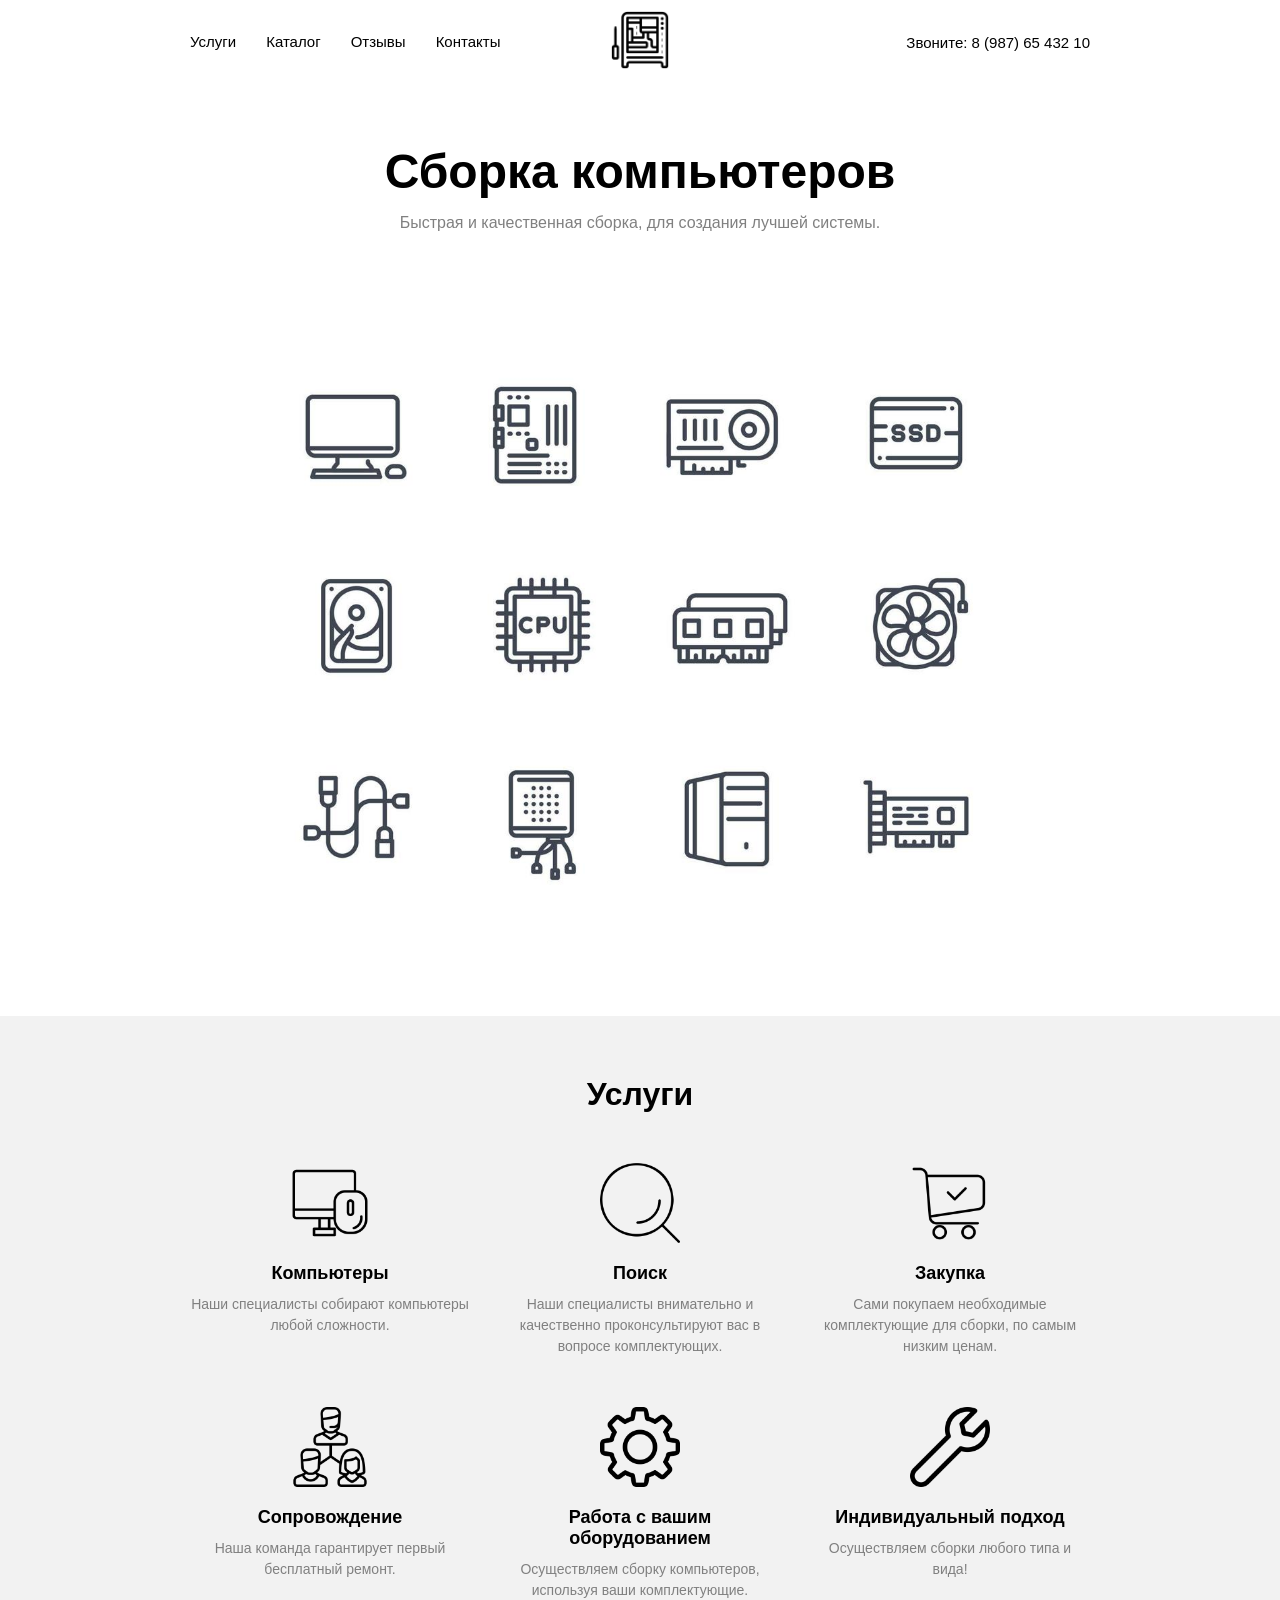
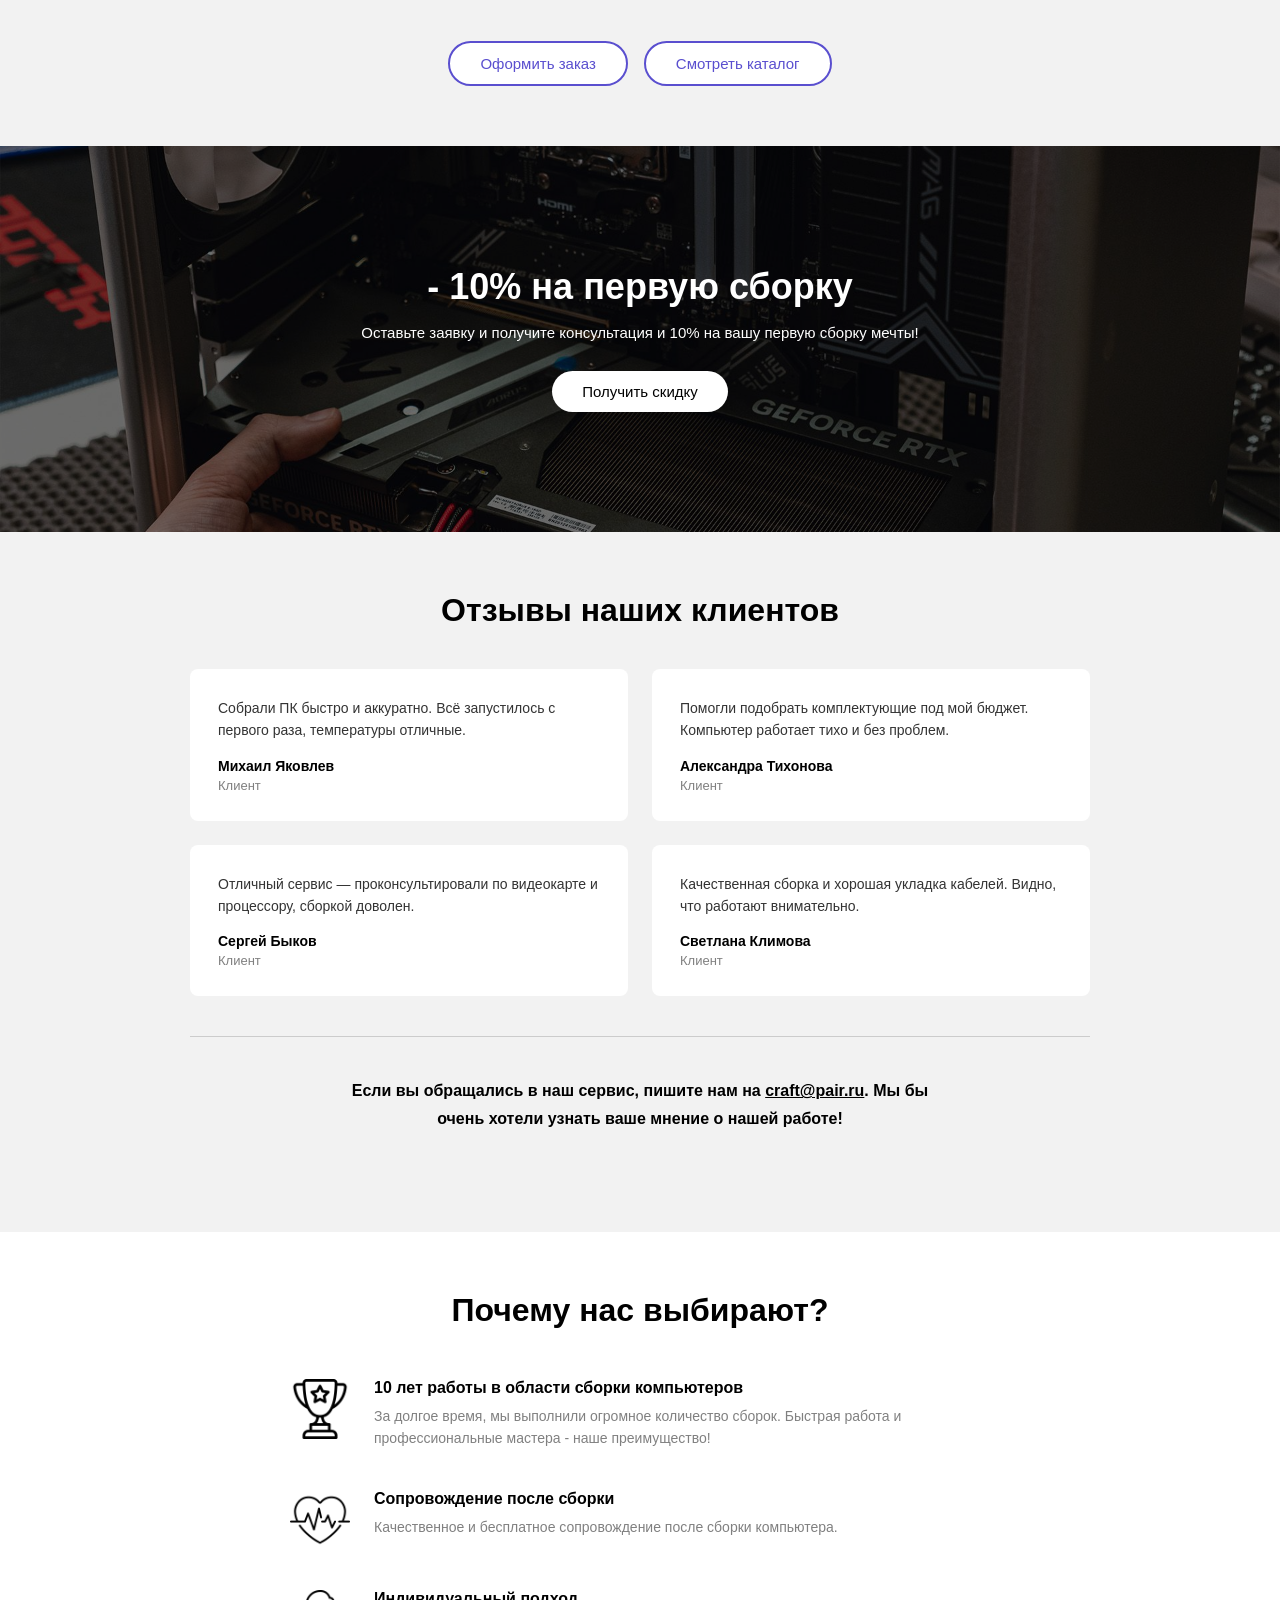
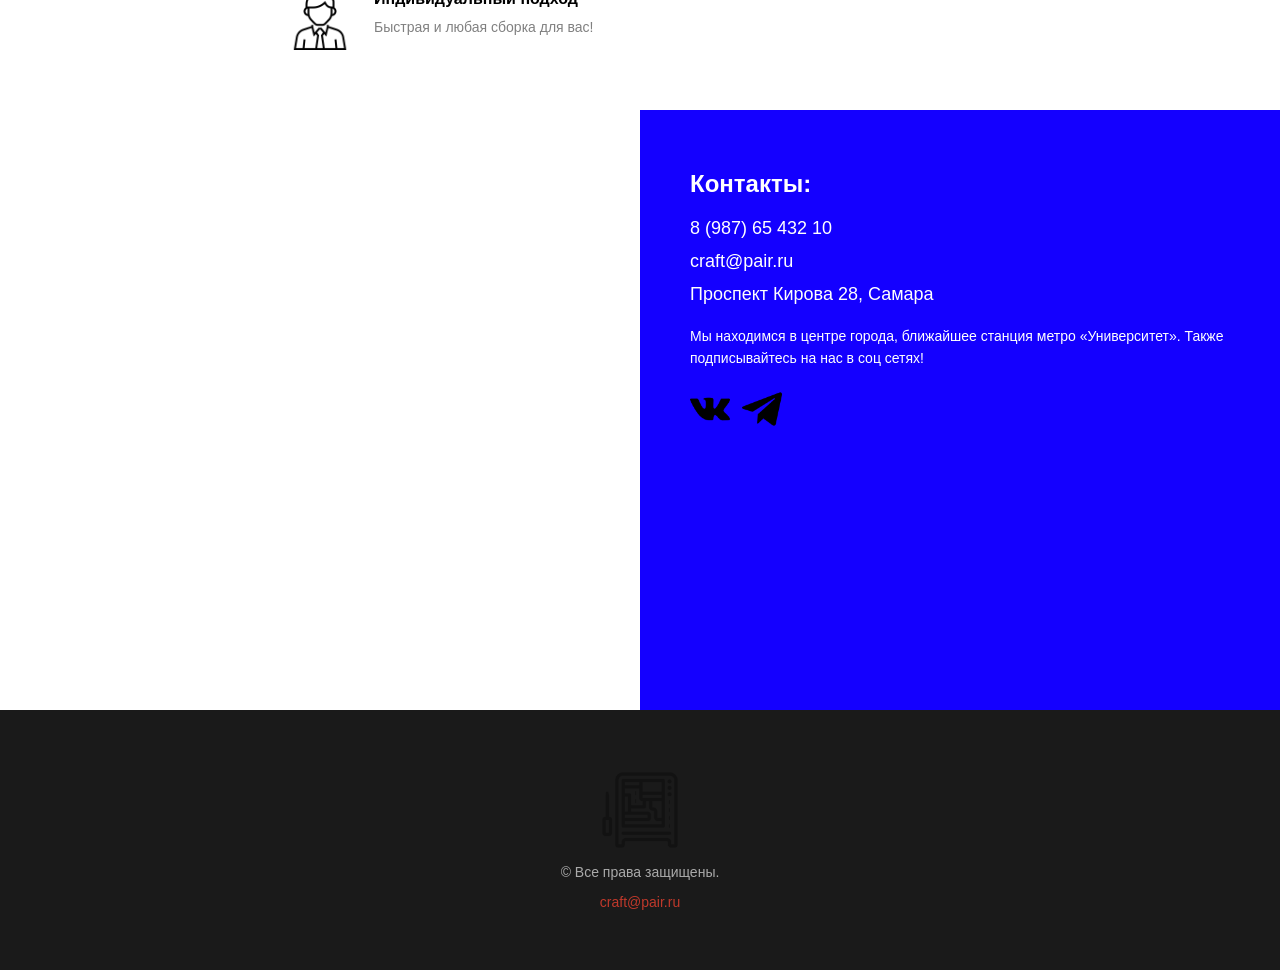
<file: index.html>
<!DOCTYPE html>
<html lang="ru">
<head>
    <meta charset="UTF-8">
    <meta name="viewport" content="width=device-width, initial-scale=1.0">
    <title>Сборка компьютеров</title>
    <link rel="stylesheet" href="style.css">
</head>
<body>
    <header>
    <nav>
      <ul class="nav-links">
        <li><a href="#services">Услуги</a></li>
        <li><a href="catalog.html">Каталог</a></li>
        <li><a href="#reviews">Отзывы</a></li>
        <li><a href="#contacts">Контакты</a></li>
      </ul>
 
      <div class="logo">
        <img src="logo.png" alt="Логотип">
      </div>
 
      <p class="phone">Звоните: 8 (987) 65 432 10</p>
    </nav>
  </header>
 
  <main>
    <h1 class="fade-in">Сборка компьютеров</h1>
    <p class="subtitle fade-in">Быстрая и качественная сборка, для создания лучшей системы.</p>
 
    <img src="list.jpg" alt="Комплектующие" class="icons-image">
  </main>

  <section class="services" id="services">
    <h2>Услуги</h2>
 
    <div class="services-grid">
 
      <div class="service-item">
        <img src="pc.png" alt="Компьютеры">
        <h3>Компьютеры</h3>
        <p>Наши специалисты собирают компьютеры любой сложности.</p>
      </div>
 
      <div class="service-item">
        <img src="loop.png" alt="Поиск">
        <h3>Поиск</h3>
        <p>Наши специалисты внимательно и качественно проконсультируют вас в вопросе комплектующих.</p>
      </div>
 
      <div class="service-item">
        <img src="byuing.png" alt="Закупка">
        <h3>Закупка</h3>
        <p>Сами покупаем необходимые комплектующие для сборки, по самым низким ценам.</p>
      </div>
 
      <div class="service-item">
        <img src="community.png" alt="Сопровождение">
        <h3>Сопровождение</h3>
        <p>Наша команда гарантирует первый бесплатный ремонт.</p>
      </div>
 
      <div class="service-item">
        <img src="gear.png" alt="Работа с вашим оборудованием">
        <h3>Работа с вашим оборудованием</h3>
        <p>Осуществляем сборку компьютеров, используя ваши комплектующие.</p>
      </div>
 
      <div class="service-item">
        <img src="wrench.png" alt="Индивидуальный подход">
        <h3>Индивидуальный подход</h3>
        <p>Осуществляем сборки любого типа и вида!</p>
      </div>
 
    </div>
    <div class="services-buttons">
      <a href="order.html" class="order-btn">Оформить заказ</a>
      <a href="catalog.html" class="order-btn">Смотреть каталог</a>
    </div>
  </section>

  <section class="discount-banner">
    <h2>- 10% на первую сборку</h2>
    <p>Оставьте заявку и получите консультация и 10% на вашу первую сборку мечты!</p>
    <a href="order.html" class="discount-btn">Получить скидку</a>
  </section>

  <section class="reviews" id="reviews">
    <h2>Отзывы наших клиентов</h2>
 
    <div class="reviews-grid">
 
      <div class="review-card">
        <p class="review-text">Собрали ПК быстро и аккуратно. Всё запустилось с первого раза, температуры отличные.</p>
        <p class="review-name">Михаил Яковлев</p>
        <p class="review-role">Клиент</p>
      </div>
 
      <div class="review-card">
        <p class="review-text">Помогли подобрать комплектующие под мой бюджет. Компьютер работает тихо и без проблем.</p>
        <p class="review-name">Александра Тихонова</p>
        <p class="review-role">Клиент</p>
      </div>
 
      <div class="review-card">
        <p class="review-text">Отличный сервис — проконсультировали по видеокарте и процессору, сборкой доволен.</p>
        <p class="review-name">Сергей Быков</p>
        <p class="review-role">Клиент</p>
      </div>
 
      <div class="review-card">
        <p class="review-text">Качественная сборка и хорошая укладка кабелей. Видно, что работают внимательно.</p>
        <p class="review-name">Светлана Климова</p>
        <p class="review-role">Клиент</p>
      </div>
    </div>

    <hr class="reviews-line">
 
    <p class="reviews-email-text">
      Если вы обращались в наш сервис, пишите нам на <a href="mailto:craft@pair.ru">craft@pair.ru</a>. Мы бы очень хотели узнать ваше мнение о нашей работе!
    </p>

  </section>

  <section class="why-us">
    <h2>Почему нас выбирают?</h2>
 
    <div class="why-list">
 
      <div class="why-item">
        <img src="cup.png" alt="Опыт">
        <div>
          <h3>10 лет работы в области сборки компьютеров</h3>
          <p>За долгое время, мы выполнили огромное количество сборок. Быстрая работа и профессиональные мастера - наше преимущество!</p>
        </div>
      </div>
 
      <div class="why-item">
        <img src="heart.png" alt="Сопровождение">
        <div>
          <h3>Сопровождение после сборки</h3>
          <p>Качественное и бесплатное сопровождение после сборки компьютера.</p>
        </div>
      </div>
 
      <div class="why-item">
        <img src="person.png" alt="Подход">
        <div>
          <h3>Индивидуальный подход</h3>
          <p>Быстрая и любая сборка для вас!</p>
        </div>
      </div>
 
    </div>
  </section>

  <section class="contacts" id="contacts">
 
    <iframe
      class="contacts-map"
      src="https://yandex.ru/map-widget/v1/?ll=50.276476%2C53.208172&mode=whatshere&whatshere%5Bpoint%5D=50.274668%2C53.208038&whatshere%5Bzoom%5D=17&z=18.37"
      allowfullscreen="true">
    </iframe>
    
    <div class="contacts-info">
      <h2>Контакты:</h2>
      <p>8 (987) 65 432 10</p>
      <p>craft@pair.ru</p>
      <p>Проспект Кирова 28, Самара</p>
      <p class="contacts-note">Мы находимся в центре города, ближайшее станция метро «Университет». Также подписывайтесь на нас в соц сетях!</p>
      <div class="social-links">
        <a href="#"><img src="vk.png" alt="ВКонтакте"></a>
        <a href="#"><img src="telegram.png" alt="Telegram"></a>
      </div>
    </div>
 
  </section>

  <footer>
    <img src="logo.png" alt="Логотип">
    <p>© Все права защищены.</p>
    <a href="mailto:craft@pair.ru">craft@pair.ru</a>
  </footer>

  <script>
    window.addEventListener("load", function () {
      const elements = document.querySelectorAll(".fade-in");
      elements.forEach(function (el, index) {
        setTimeout(function () {
          el.classList.add("show");
        }, 200 * (index + 1));
      });
    });
  </script>

</body>
</html>
</file>
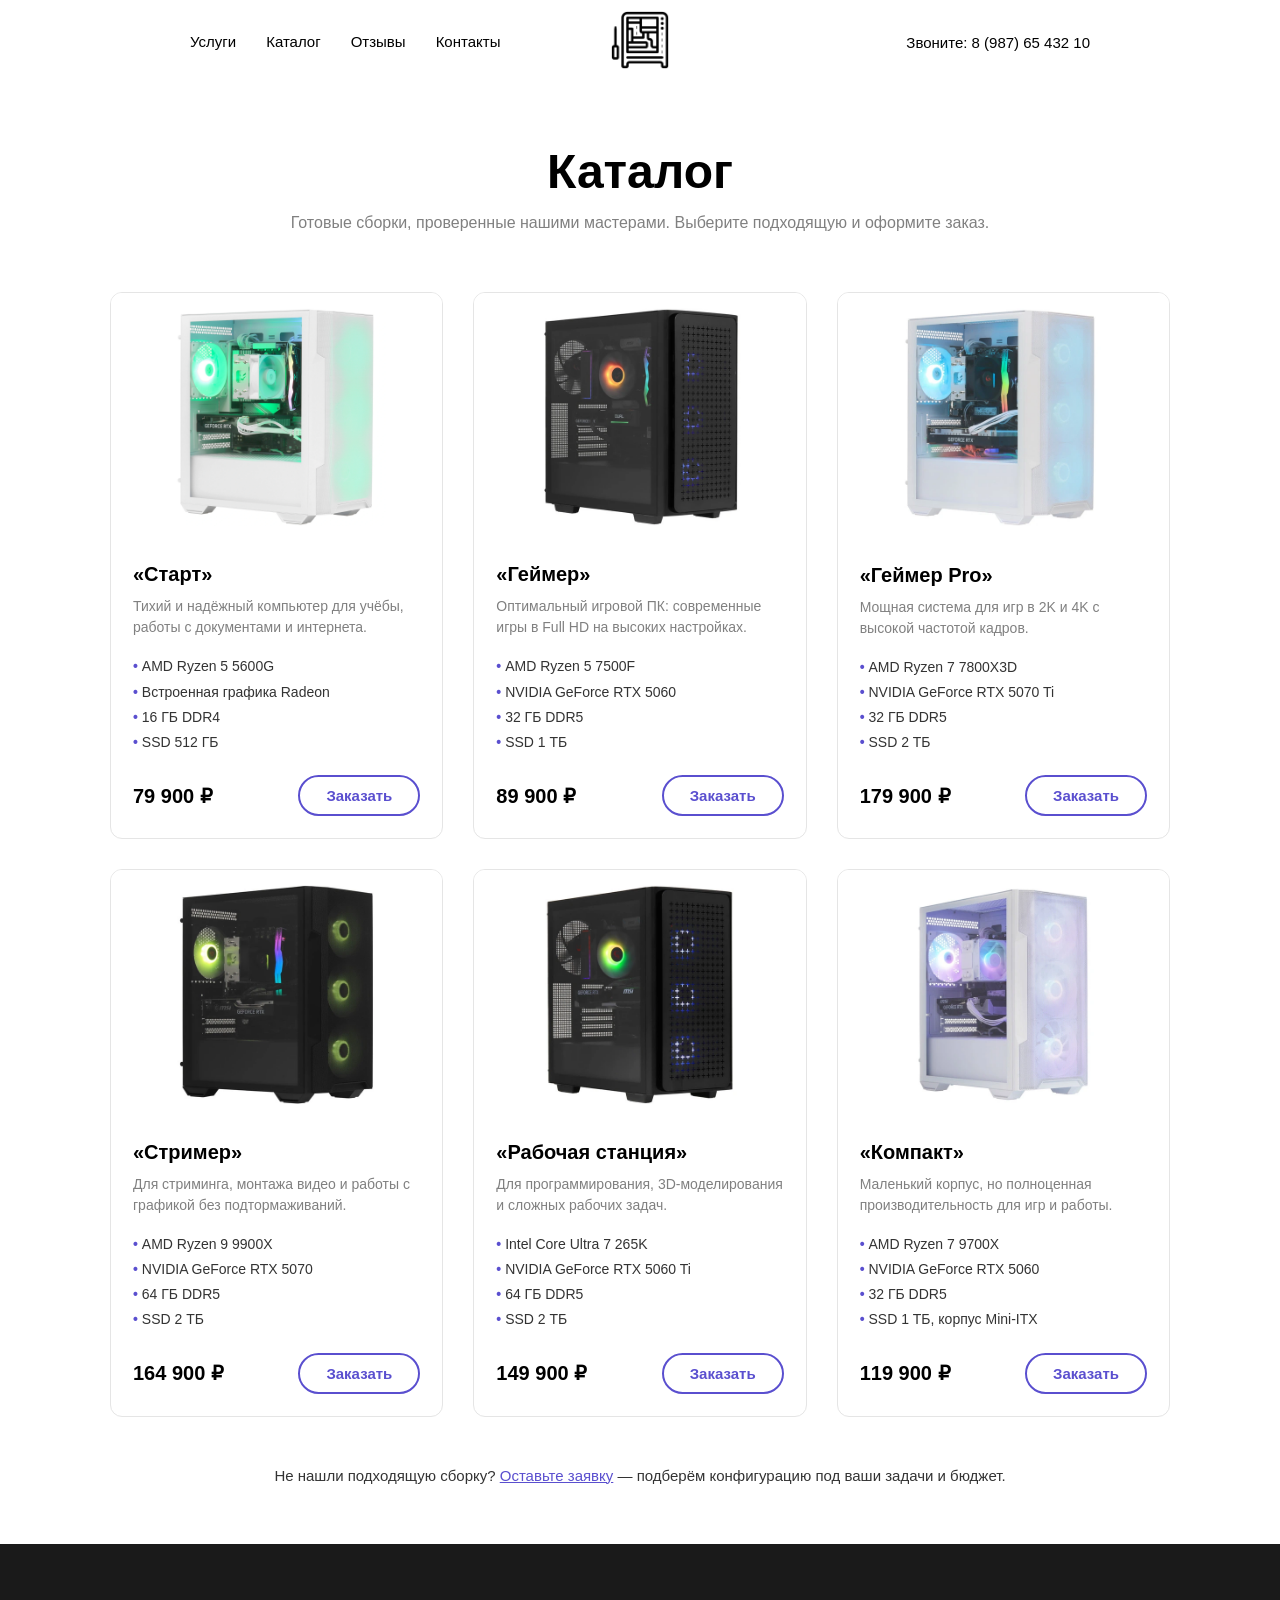
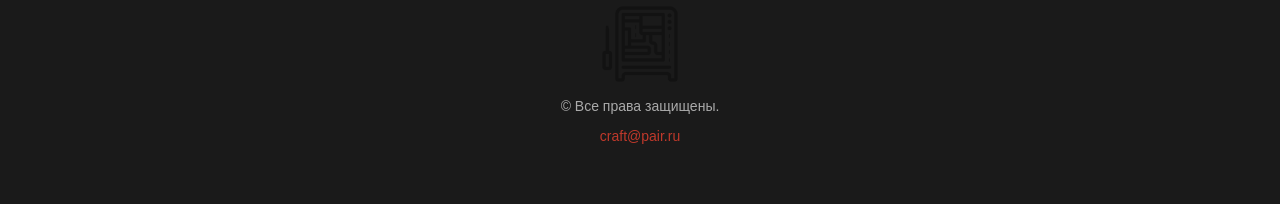
<file: catalog.html>
<!DOCTYPE html>
<html lang="ru">
<head>
    <meta charset="UTF-8">
    <meta name="viewport" content="width=device-width, initial-scale=1.0">
    <title>Каталог готовых компьютеров</title>
    <link rel="stylesheet" href="style.css">
</head>
<body>
    <header>
    <nav>
      <ul class="nav-links">
        <li><a href="index.html#services">Услуги</a></li>
        <li><a href="catalog.html">Каталог</a></li>
        <li><a href="index.html#reviews">Отзывы</a></li>
        <li><a href="index.html#contacts">Контакты</a></li>
      </ul>
 
      <div class="logo">
        <a href="index.html"><img src="logo.png" alt="Логотип"></a>
      </div>
 
      <p class="phone">Звоните: 8 (987) 65 432 10</p>
    </nav>
  </header>
 
  <main class="catalog-page">
    <h1 class="fade-in">Каталог</h1>
    <p class="subtitle fade-in">Готовые сборки, проверенные нашими мастерами. Выберите подходящую и оформите заказ.</p>
 
    <div class="catalog-grid">
 
      <div class="catalog-card">
        <img src="PC/pc1.jpg" alt="ПК «Старт»" class="catalog-img">
        <div class="catalog-body">
          <h3 class="catalog-name">«Старт»</h3>
          <p class="catalog-desc">Тихий и надёжный компьютер для учёбы, работы с документами и интернета.</p>
          <ul class="catalog-specs">
            <li>AMD Ryzen 5 5600G</li>
            <li>Встроенная графика Radeon</li>
            <li>16 ГБ DDR4</li>
            <li>SSD 512 ГБ</li>
          </ul>
          <div class="catalog-bottom">
            <p class="catalog-price">79 900 ₽</p>
            <a href="order.html?pc=Старт&type=Рабочий+ПК" class="catalog-btn">Заказать</a>
          </div>
        </div>
      </div>
 
      <div class="catalog-card">
        <img src="PC/pc2.webp" alt="ПК «Геймер»" class="catalog-img">
        <div class="catalog-body">
          <h3 class="catalog-name">«Геймер»</h3>
          <p class="catalog-desc">Оптимальный игровой ПК: современные игры в Full HD на высоких настройках.</p>
          <ul class="catalog-specs">
            <li>AMD Ryzen 5 7500F</li>
            <li>NVIDIA GeForce RTX 5060</li>
            <li>32 ГБ DDR5</li>
            <li>SSD 1 ТБ</li>
          </ul>
          <div class="catalog-bottom">
            <p class="catalog-price">89 900 ₽</p>
            <a href="order.html?pc=Геймер&type=Игровой+ПК" class="catalog-btn">Заказать</a>
          </div>
        </div>
      </div>
 
      <div class="catalog-card">
        <img src="PC/pc3.webp" alt="ПК «Геймер Pro»" class="catalog-img">
        <div class="catalog-body">
          <h3 class="catalog-name">«Геймер Pro»</h3>
          <p class="catalog-desc">Мощная система для игр в 2K и 4K с высокой частотой кадров.</p>
          <ul class="catalog-specs">
            <li>AMD Ryzen 7 7800X3D</li>
            <li>NVIDIA GeForce RTX 5070 Ti</li>
            <li>32 ГБ DDR5</li>
            <li>SSD 2 ТБ</li>
          </ul>
          <div class="catalog-bottom">
            <p class="catalog-price">179 900 ₽</p>
            <a href="order.html?pc=Геймер+Pro&type=Игровой+ПК" class="catalog-btn">Заказать</a>
          </div>
        </div>
      </div>
 
      <div class="catalog-card">
        <img src="PC/pc4.webp" alt="ПК «Стример»" class="catalog-img">
        <div class="catalog-body">
          <h3 class="catalog-name">«Стример»</h3>
          <p class="catalog-desc">Для стриминга, монтажа видео и работы с графикой без подтормаживаний.</p>
          <ul class="catalog-specs">
            <li>AMD Ryzen 9 9900X</li>
            <li>NVIDIA GeForce RTX 5070</li>
            <li>64 ГБ DDR5</li>
            <li>SSD 2 ТБ</li>
          </ul>
          <div class="catalog-bottom">
            <p class="catalog-price">164 900 ₽</p>
            <a href="order.html?pc=Стример&type=Стриминг/Монтаж" class="catalog-btn">Заказать</a>
          </div>
        </div>
      </div>
 
      <div class="catalog-card">
        <img src="PC/pc5.webp" alt="ПК «Рабочая станция»" class="catalog-img">
        <div class="catalog-body">
          <h3 class="catalog-name">«Рабочая станция»</h3>
          <p class="catalog-desc">Для программирования, 3D-моделирования и сложных рабочих задач.</p>
          <ul class="catalog-specs">
            <li>Intel Core Ultra 7 265K</li>
            <li>NVIDIA GeForce RTX 5060 Ti</li>
            <li>64 ГБ DDR5</li>
            <li>SSD 2 ТБ</li>
          </ul>
          <div class="catalog-bottom">
            <p class="catalog-price">149 900 ₽</p>
            <a href="order.html?pc=Рабочая+станция&type=Рабочий+ПК" class="catalog-btn">Заказать</a>
          </div>
        </div>
      </div>
 
      <div class="catalog-card">
        <img src="PC/pc6.webp" alt="ПК «Компакт»" class="catalog-img">
        <div class="catalog-body">
          <h3 class="catalog-name">«Компакт»</h3>
          <p class="catalog-desc">Маленький корпус, но полноценная производительность для игр и работы.</p>
          <ul class="catalog-specs">
            <li>AMD Ryzen 7 9700X</li>
            <li>NVIDIA GeForce RTX 5060</li>
            <li>32 ГБ DDR5</li>
            <li>SSD 1 ТБ, корпус Mini-ITX</li>
          </ul>
          <div class="catalog-bottom">
            <p class="catalog-price">119 900 ₽</p>
            <a href="order.html?pc=Компакт&type=Игровой+ПК" class="catalog-btn">Заказать</a>
          </div>
        </div>
      </div>
 
    </div>
 
    <p class="catalog-note">Не нашли подходящую сборку? <a href="order.html?type=Своя+конфигурация">Оставьте заявку</a> — подберём конфигурацию под ваши задачи и бюджет.</p>
  </main>
 
  <footer>
    <img src="logo.png" alt="Логотип">
    <p>© Все права защищены.</p>
    <a href="mailto:craft@pair.ru">craft@pair.ru</a>
  </footer>
 
  <script>
    window.addEventListener("load", function () {
      const elements = document.querySelectorAll(".fade-in");
      elements.forEach(function (el, index) {
        setTimeout(function () {
          el.classList.add("show");
        }, 200 * (index + 1));
      });
    });
  </script>
 
</body>
</html>
</file>
<file: style.css>
* {
  margin: 0;
  padding: 0;
  box-sizing: border-box;
}

/* Плавное появление заголовка и подзаголовка */
.fade-in {
  opacity: 0;
  transform: translateY(20px);
  transition: opacity 1.2s ease, transform 1.2s ease;
}

.fade-in.show {
  opacity: 1;
  transform: translateY(0);
}

body {
  font-family: Arial, sans-serif;
}
 
/* Шапка */
header {
  padding: 10px 40px;
}
 
nav {
  display: flex;
  align-items: center;
  justify-content: space-between;
  max-width: 900px;
  margin: 0 auto;
}
 
.nav-links {
  list-style: none;
  display: flex;
  gap: 30px;
  flex: 1; 
}
 
.nav-links a {
  text-decoration: none;
  color: black;
  font-size: 15px;
}
 
.logo img {
  width: 60px;
}
 
.phone {
  font-size: 15px;
  flex: 1;             
  text-align: right;
}
 
/* Главная секция */
main {
  text-align: center;
  padding: 60px 20px;
}
 
h1 {
  font-size: 48px;
  margin-bottom: 15px;
}
 
.subtitle {
  font-size: 16px;
  color: gray;
  margin-bottom: 60px;
}
 
.icons-image {
  max-width: 800px;
  width: 100%;
}

/* Секция услуг */
.services {
  background-color: #f2f2f2;
  padding: 60px 40px;
  text-align: center;
}
 
.services h2 {
  font-size: 32px;
  margin-bottom: 50px;
}
 
.services-grid {
  display: grid;
  grid-template-columns: repeat(3, 1fr);
  gap: 50px 30px;
  max-width: 900px;
  margin: 0 auto;
}
 
.service-item img {
  width: 80px;
  height: 80px;
  margin-bottom: 16px;
}
 
.service-item h3 {
  font-size: 18px;
  margin-bottom: 10px;
}
 
.service-item p {
  font-size: 14px;
  color: gray;
  line-height: 1.5;
}
 
.icons-image {
  max-width: 800px;
  width: 100%;
}

/* Кнопка "Оформить заказ" */
.order-btn {
  margin-top: 40px;
  padding: 12px 30px;
  font-size: 15px;
  background: white;
  color: #5a4fcf;
  border: 2px solid #5a4fcf;
  border-radius: 30px;
  cursor: pointer;
  text-decoration: none;
  display: inline-block;
}

/* Кнопки под блоком услуг */
.services-buttons {
  display: flex;
  justify-content: center;
  flex-wrap: wrap;
  gap: 16px;
}

/* Баннер со скидкой */
.discount-banner {
  background-image: url("banner.jpg");
  background-size: cover;
  background-position: center;
  text-align: center;
  padding: 120px 20px;
  position: relative;
}
 
.discount-banner::before {
  content: "";
  position: absolute;
  top: 0;
  left: 0;
  width: 100%;
  height: 100%;
  background-color: rgba(0, 0, 0, 0.55);
}
 
.discount-banner h2,
.discount-banner p {
  position: relative;
  color: white;
  z-index: 1;
}
 
.discount-banner h2 {
  font-size: 36px;
  margin-bottom: 16px;
}
 
.discount-banner p {
  font-size: 15px;
  margin-bottom: 30px;
}
 
.discount-btn {
  padding: 12px 30px;
  font-size: 15px;
  background: white;
  color: black;
  border: none;
  border-radius: 30px;
  cursor: pointer;
  text-decoration: none;
  display: inline-block;
  position: relative;   
  z-index: 1;           
}

/* Секция отзывов */
.reviews {
  background-color: #f2f2f2;
  padding: 60px 40px;
  text-align: center;
}
 
.reviews h2 {
  font-size: 32px;
  margin-bottom: 40px;
}
 
.reviews-grid {
  display: grid;
  grid-template-columns: repeat(2, 1fr);
  gap: 24px;
  max-width: 900px;
  margin: 0 auto;
}
 
.review-card {
  background: white;
  border-radius: 8px;
  padding: 28px;
  text-align: left;
}
 
.review-text {
  font-size: 14px;
  line-height: 1.6;
  color: #333;
  margin-bottom: 16px;
}
 
.review-tail {
  width: 16px;
  height: 16px;
  background: white;
  margin-bottom: 20px;
}
 
.review-name {
  font-size: 14px;
  font-weight: bold;
  margin-bottom: 4px;
}
 
.review-role {
  font-size: 13px;
  color: gray;
}

.reviews-line {
  border: none;
  border-top: 1px solid #ccc;
  max-width: 900px;
  margin: 40px auto;
}
 
.reviews-email-text {
  font-size: 16px;
  font-weight: bold;
  text-align: center;
  max-width: 600px;
  margin: 0 auto 40px;
  line-height: 1.7;
}
 
.reviews-email-text a {
  color: black;
}

/* Секция "Почему нас выбирают" */
.why-us {
  background: white;
  padding: 60px 40px;
  text-align: center;
}
 
.why-us h2 {
  font-size: 32px;
  margin-bottom: 50px;
}
 
.why-list {
  display: flex;
  flex-direction: column;
  gap: 40px;
  max-width: 700px;
  margin: 0 auto;
}
 
.why-item {
  display: flex;
  align-items: flex-start;
  gap: 24px;
  text-align: left;
}
 
.why-item img {
  width: 60px;
  height: 60px;
  flex-shrink: 0;
}
 
.why-item h3 {
  font-size: 16px;
  margin-bottom: 8px;
}
 
.why-item p {
  font-size: 14px;
  color: gray;
  line-height: 1.6;
}

/* Секция контактов */
.contacts {
  display: flex;
  height: 600px;
}
 
.contacts-map {
  width: 50%;
  height: 100%;
  border: none;
}
 
.contacts-info {
  width: 50%;
  background-color: #1400ff;
  color: white;
  padding: 60px 50px;
  display: flex;
  flex-direction: column;
  gap: 12px;
}
 
.contacts-info h2 {
  font-size: 24px;
  margin-bottom: 8px;
}
 
.contacts-info p {
  font-size: 18px;
}
 
.contacts-note {
  font-size: 14px !important;
  margin-top: 8px;
  line-height: 1.6;
}
 
.social-links {
  display: flex;
  gap: 12px;
  margin-top: 8px;
}
 
.social-links img {
  width: 40px;
  height: 40px;
}

/* Футер */
footer {
  background-color: #1a1a1a;
  text-align: center;
  padding: 60px 20px;
  display: flex;
  flex-direction: column;
  align-items: center;
  gap: 14px;
}
 
footer img {
  width: 80px;
  opacity: 0.3;
}
 
footer p {
  color: #aaa;
  font-size: 14px;
}
 
footer a {
  color: #c0392b;
  font-size: 14px;
  text-decoration: none;
}

/* Страница оформления заказа */
.order-page {
  max-width: 800px;
  margin: 0 auto;
  padding: 40px 20px 80px;
  text-align: left;
}

.order-form {
  display: flex;
  flex-direction: column;
}

.order-label {
  font-size: 16px;
  color: #333;
  margin-bottom: 18px;
}

.order-input {
  border: none;
  border-bottom: 1px solid #333;
  padding: 8px 0;
  font-size: 16px;
  margin-bottom: 40px;
  outline: none;
  background: transparent;
}

.order-input:focus {
  border-bottom: 1px solid #5a4fcf;
}

.order-variants-title {
  font-size: 16px;
  color: #333;
  margin-bottom: 16px;
}

.order-variants {
  display: flex;
  flex-direction: column;
  gap: 12px;
  margin-bottom: 40px;
}

.radio-row {
  display: flex;
  align-items: center;
  gap: 10px;
  font-size: 14px;
  color: #333;
  cursor: pointer;
}

.radio-row input[type="radio"] {
  width: 16px;
  height: 16px;
  cursor: pointer;
  accent-color: #5a4fcf;
}

.order-submit-btn {
  align-self: center;
  margin-top: 20px;
  padding: 12px 40px;
  font-size: 15px;
  font-weight: bold;
  background: white;
  color: #5a4fcf;
  border: 2px solid #5a4fcf;
  border-radius: 30px;
  cursor: pointer;
  transition: background 0.2s, color 0.2s;
}

.order-submit-btn:hover {
  background: #5a4fcf;
  color: white;
}

/* Pop-up окно */
.popup-overlay {
  position: fixed;
  top: 0;
  left: 0;
  width: 100%;
  height: 100%;
  background-color: rgba(0, 0, 0, 0.55);
  display: flex;
  align-items: center;
  justify-content: center;
  opacity: 0;
  visibility: hidden;
  transition: opacity 0.3s ease, visibility 0.3s ease;
  z-index: 1000;
}

.popup-overlay.show {
  opacity: 1;
  visibility: visible;
}

.popup-window {
  background: white;
  border-radius: 12px;
  padding: 40px 30px;
  max-width: 400px;
  width: 90%;
  text-align: center;
  position: relative;
  transform: translateY(-30px) scale(0.95);
  transition: transform 0.3s ease;
  box-shadow: 0 10px 40px rgba(0, 0, 0, 0.25);
}

.popup-overlay.show .popup-window {
  transform: translateY(0) scale(1);
}

.popup-close {
  position: absolute;
  top: 12px;
  right: 16px;
  background: none;
  border: none;
  font-size: 26px;
  line-height: 1;
  color: #999;
  cursor: pointer;
  transition: color 0.2s;
}

.popup-close:hover {
  color: #333;
}

.popup-icon {
  width: 60px;
  height: auto;
  margin-bottom: 20px;
}

.popup-title {
  font-size: 22px;
  color: #5a4fcf;
  margin-bottom: 12px;
}

.popup-text {
  font-size: 15px;
  color: #555;
  line-height: 1.6;
  margin-bottom: 28px;
}

.popup-ok-btn {
  padding: 12px 40px;
  font-size: 15px;
  font-weight: bold;
  background: #5a4fcf;
  color: white;
  border: 2px solid #5a4fcf;
  border-radius: 30px;
  cursor: pointer;
  transition: background 0.2s, color 0.2s;
}

.popup-ok-btn:hover {
  background: white;
  color: #5a4fcf;
}

/* Страница каталога */
.catalog-page {
  max-width: 1100px;
  margin: 0 auto;
}

.catalog-grid {
  display: grid;
  grid-template-columns: repeat(3, 1fr);
  gap: 30px;
  text-align: left;
}

.catalog-card {
  background: white;
  border: 1px solid #e5e5e5;
  border-radius: 12px;
  overflow: hidden;
  display: flex;
  flex-direction: column;
  transition: transform 0.2s ease, box-shadow 0.2s ease;
}

.catalog-card:hover {
  transform: translateY(-4px);
  box-shadow: 0 10px 30px rgba(0, 0, 0, 0.12);
}

.catalog-img {
  width: 100%;
  aspect-ratio: 4 / 3;
  object-fit: contain;      
  padding: 15px;            
  background-color: white;  
  display: block;
}

.catalog-body {
  padding: 22px;
  display: flex;
  flex-direction: column;
  flex: 1;
}

.catalog-name {
  font-size: 20px;
  margin-bottom: 10px;
}

.catalog-desc {
  font-size: 14px;
  color: gray;
  line-height: 1.5;
  margin-bottom: 16px;
}

.catalog-specs {
  list-style: none;
  font-size: 14px;
  color: #333;
  line-height: 1.8;
  margin-bottom: 20px;
}

.catalog-specs li::before {
  content: "• ";
  color: #5a4fcf;
  font-weight: bold;
}

.catalog-bottom {
  margin-top: auto; /* прижимает цену и кнопку к низу карточки */
  display: flex;
  align-items: center;
  justify-content: space-between;
  gap: 12px;
}

.catalog-price {
  font-size: 20px;
  font-weight: bold;
}

.catalog-btn {
  padding: 10px 26px;
  font-size: 15px;
  font-weight: bold;
  background: white;
  color: #5a4fcf;
  border: 2px solid #5a4fcf;
  border-radius: 30px;
  text-decoration: none;
  transition: background 0.2s, color 0.2s;
}

.catalog-btn:hover {
  background: #5a4fcf;
  color: white;
}

.catalog-note {
  margin-top: 50px;
  font-size: 15px;
  color: #333;
}

.catalog-note a {
  color: #5a4fcf;
}

/* Выбранная модель на странице заказа */
.order-selected {
  background: #f2f0ff;
  border-left: 4px solid #5a4fcf;
  padding: 14px 18px;
  border-radius: 6px;
  font-size: 15px;
  color: #333;
  margin-bottom: 40px;
}

.order-change {
  margin-left: 12px;
  font-size: 14px;
  color: #5a4fcf;
}

@media (max-width: 900px) {
  .catalog-grid {
    grid-template-columns: repeat(2, 1fr);
  }
}

@media (max-width: 576px) {
  .catalog-grid {
    grid-template-columns: 1fr;
  }
}

@media (min-width: 2560px) {

  section {
    padding-left: 80px;
    padding-right: 80px;
    padding-top: 100px;
    padding-bottom: 100px;
  }

  section h2 {
    font-size: 52px;
    margin-bottom: 60px;
  }

  h1 {
    font-size: 72px;
  }

  section p {
    font-size: 22px;
  }

}

@media (max-width: 576px) {

  section {
    padding-left: 16px;
    padding-right: 16px;
    padding-top: 36px;
    padding-bottom: 36px;
  }

  section h2 {
    font-size: 24px;
    margin-bottom: 28px;
  }

  h1 {
    font-size: 26px;
  }

  section p {
    font-size: 14px;
  }
  
}
</file>
